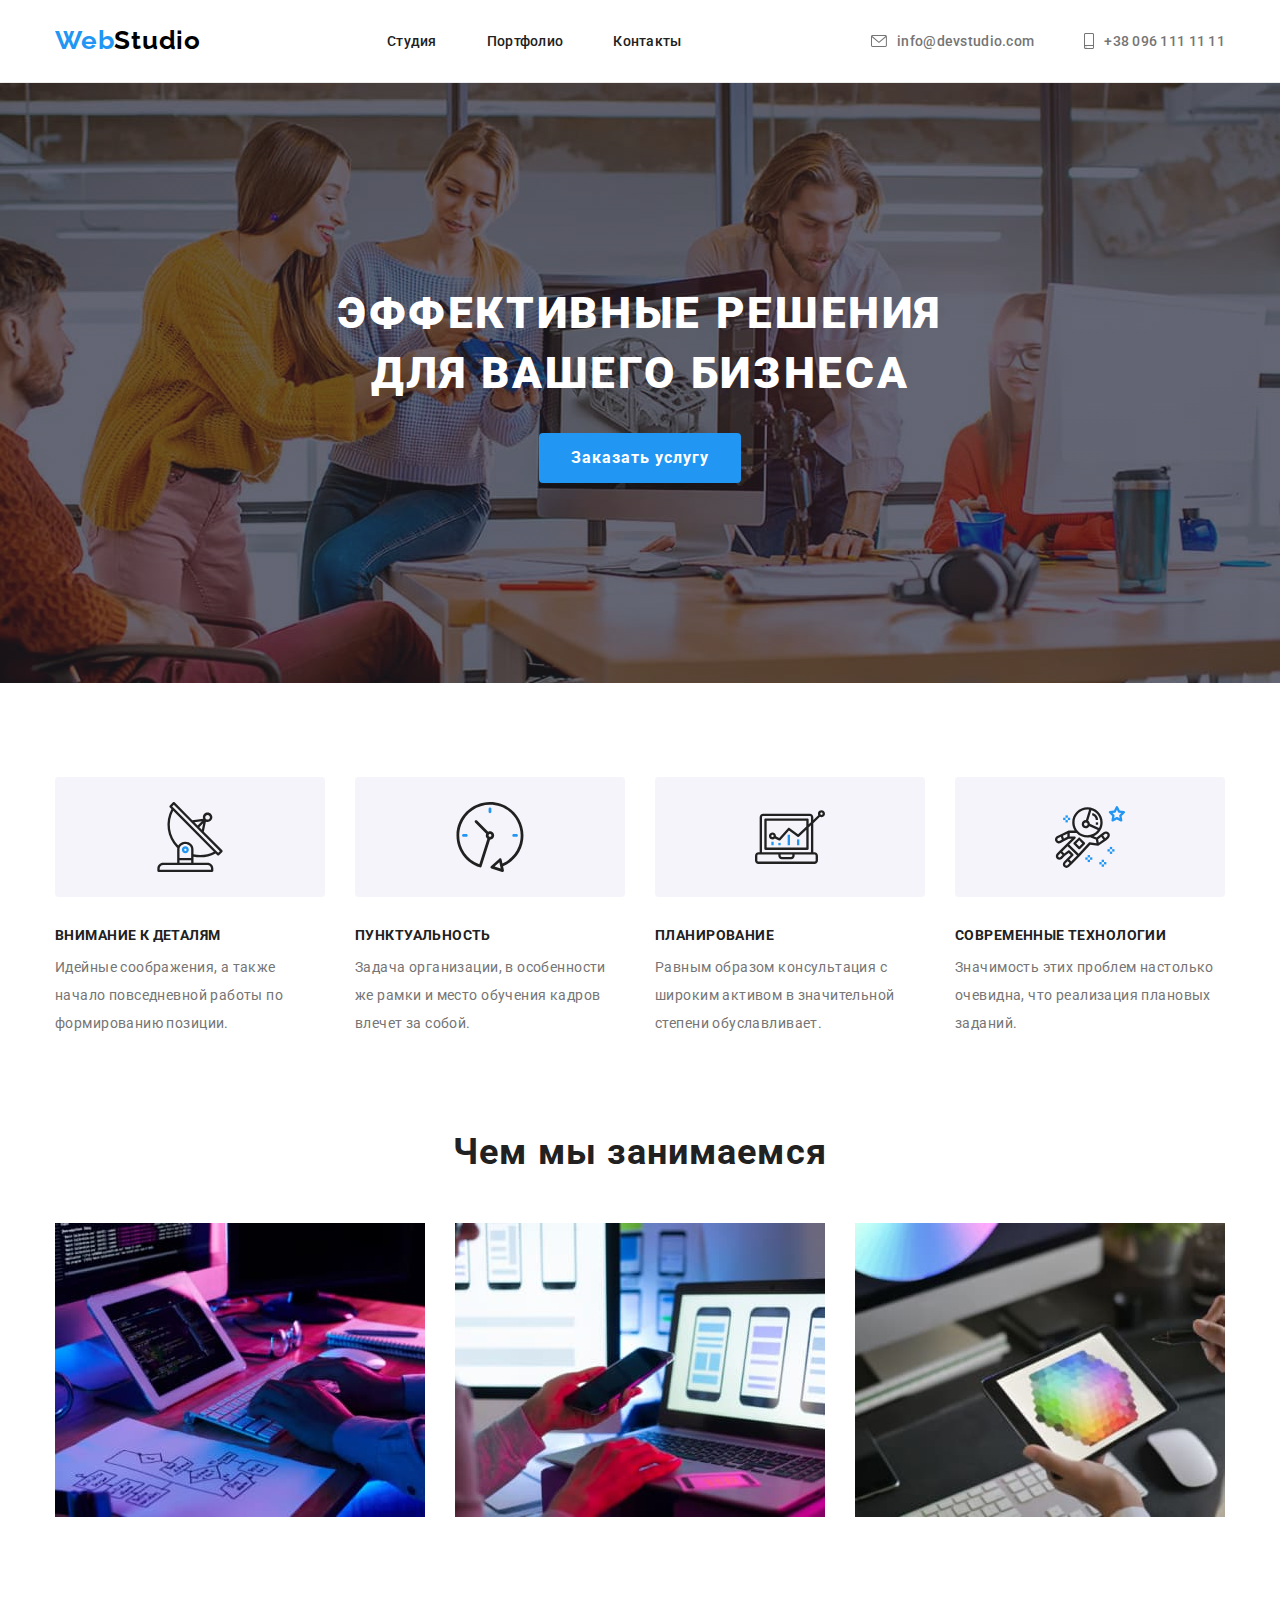
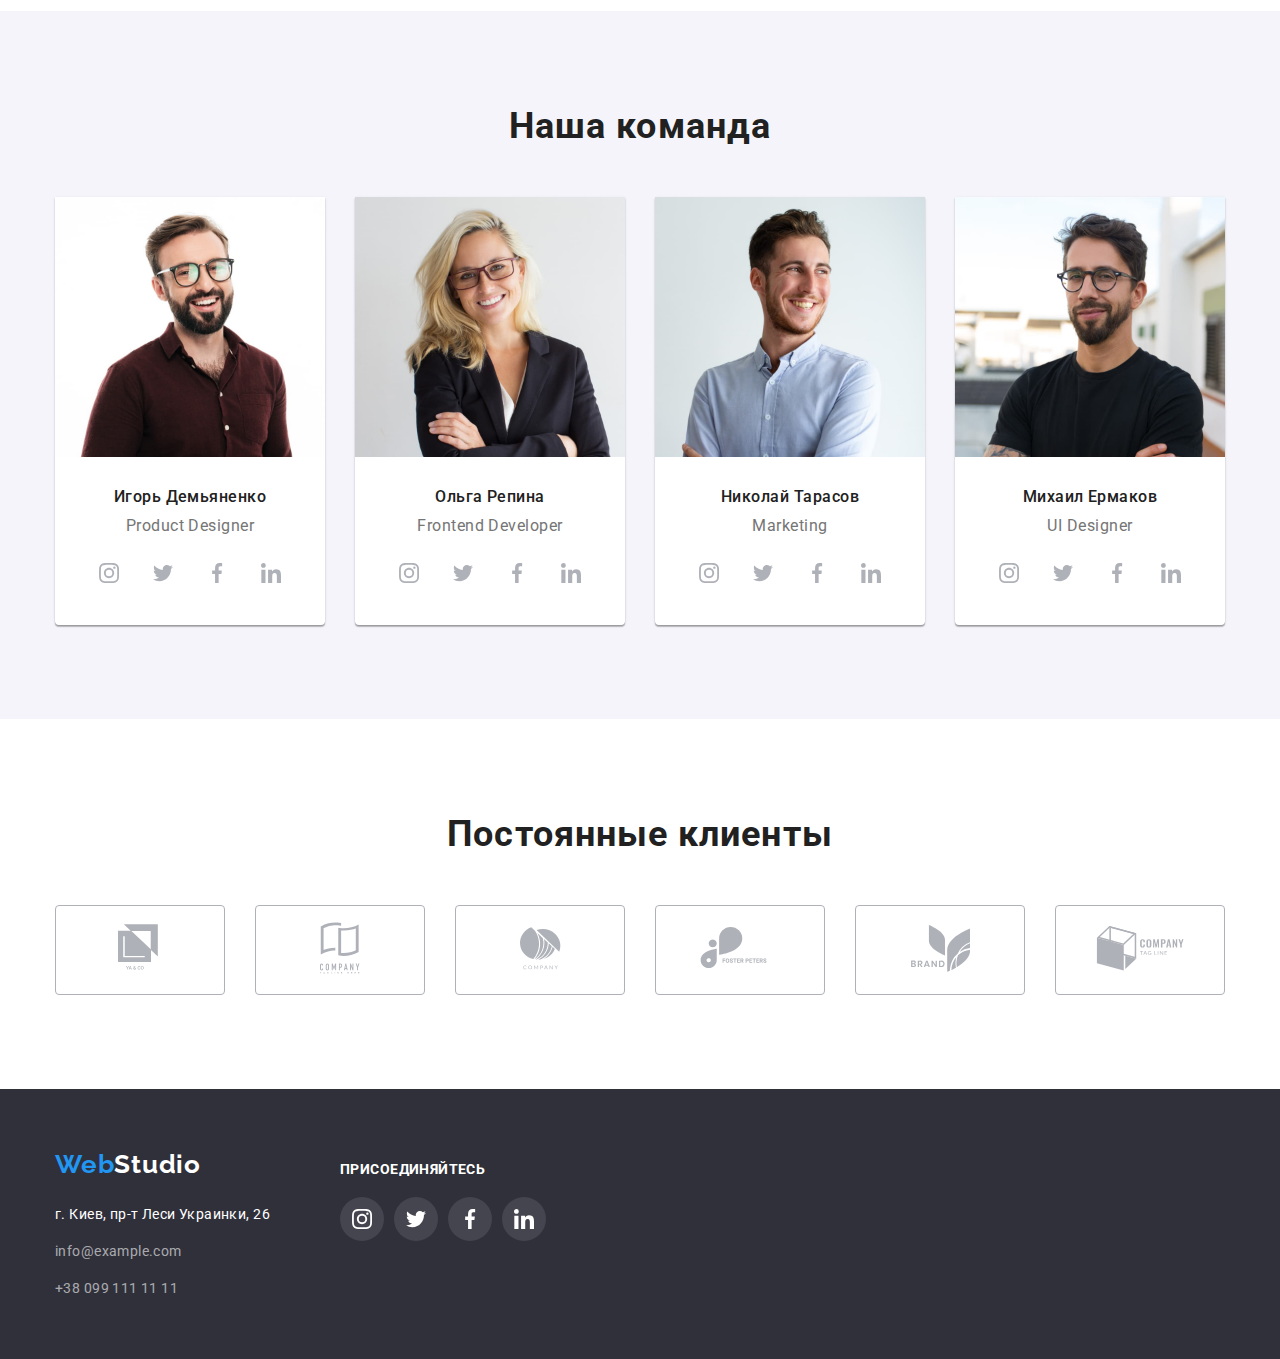
<file: index.html>
<!DOCTYPE html>
<html lang="ru">
  <head>
    <meta charset="UTF-8" />
    <meta name="viewport" content="width=device-width, initial-scale=1.0" />
    <title>ВебСтудия</title>
    <link
      rel="stylesheet"
      href="https://cdnjs.cloudflare.com/ajax/libs/modern-normalize/1.0.0/modern-normalize.css"
    />
    <link
      href="https://fonts.googleapis.com/css2?family=Raleway:wght@400;700&family=Roboto:wght@400;500;700;900&display=swap"
      rel="stylesheet"
    />
    <link rel="stylesheet" href="./css/styles.css" />
  </head>

  <body>
    <!--HEADER-->
    <header class="header">
      <div class="container">
        <nav class="navigation">
          <a
            class="logo-name-header link"
            href="./index.html"
            aria-label="логотип ВебСтудио"
          >
            <span class="logo-name-one">Web</span
            ><span class="logo-name-header">Studio</span>
          </a>
          <ul class="navigation-list list">
            <li class="navigation-list-item">
              <a class="navigation-list-link link" href="">Студия</a>
            </li>
            <li class="navigation-list-item">
              <a class="navigation-list-link link" href="./portfolio.html"
                >Портфолио</a
              >
            </li>
            <li class="navigation-list-item">
              <a class="navigation-list-link link" href="">Контакты</a>
            </li>
          </ul>
        </nav>
        <ul class="navigation-contacts list list">
          <li class="navigation-contacts-item">
            <a
              class="navigation-contacts-link link"
              href="mailto:info@devstudio.com"
            >
              <svg class="navigation-contacts-envelope">
                <use href="./images/sprite.svg#envelope"></use></svg
              >info@devstudio.com</a
            >
          </li>
          <li class="navigation-contacts-item">
            <a class="navigation-contacts-link link" href="tel:+380961111111">
              <svg class="navigation-contacts-smartphone">
                <use href="./images/sprite.svg#smartphone"></use></svg
              >+38 096 111 11 11</a
            >
          </li>
        </ul>
      </div>
    </header>

    <main>
      <!--HERO-->
      <section class="section-hero">
        <div class="container">
          <h1 class="section-hero-title">
            Эффективные решения для вашего бизнеса
          </h1>
          <button class="button">Заказать услугу</button>
        </div>
      </section>

      <!--ADVANTAGES-->
      <section class="section-advantages">
        <div class="container">
          <h2 hidden>Преимущества</h2>
          <ul class="section-advantages-list list">
            <li class="section-advantages-list-item icon-antenna">
              <h3 class="section-advantages-list-item-title">
                Внимание к деталям
              </h3>
              <p class="section-advantages-list-item-description">
                Идейные соображения, а также начало повседневной работы по
                формированию позиции.
              </p>
            </li>
            <li class="section-advantages-list-item icon-clock">
              <h3 class="section-advantages-list-item-title">Пунктуальность</h3>
              <p class="section-advantages-list-item-description">
                Задача организации, в особенности же рамки и место обучения
                кадров влечет за собой.
              </p>
            </li>
            <li class="section-advantages-list-item icon-diagram">
              <h3 class="section-advantages-list-item-title">Планирование</h3>
              <p class="section-advantages-list-item-description">
                Равным образом консультация с широким активом в значительной
                степени обуславливает.
              </p>
            </li>
            <li class="section-advantages-list-item icon-astronaut">
              <h3 class="section-advantages-list-item-title">
                Современные технологии
              </h3>
              <p class="section-advantages-list-item-description">
                Значимость этих проблем настолько очевидна, что реализация
                плановых заданий.
              </p>
            </li>
          </ul>
        </div>
      </section>
      <!--SERVICES-->
      <section class="section-services">
        <div class="container">
          <h2 class="section-services-title">Чем мы занимаемся</h2>
          <ul class="section-services-list list">
            <li class="section-services-list-item">
              <img
                class="section-services-image"
                src="./images/services/service1.jpg"
                alt="человек печатает на клавиатуре с включенным компьютером и планшетом"
                width="370"
                height="294"
              />
            </li>
            <li class="section-services-list-item">
              <img
                class="section-services-image"
                src="./images/services/service2.jpg"
                alt="держа телефон в руке человек работает с лэптопом"
                width="370"
                height="294"
              />
            </li>
            <li class="section-services-list-item">
              <img
                class="section-services-image"
                src="./images/services/service3.jpg"
                alt="человек выбирает цвет на планшете"
                width="370"
                height="294"
              />
            </li>
          </ul>
        </div>
      </section>
      <!--TEAM-->
      <section class="section-team">
        <div class="container">
          <h2 class="section-team-title">Наша команда</h2>
          <ul class="section-team-list list">
            <li class="section-team-list-item">
              <img
                class="section-team-image"
                src="./images/team/teammember1.jpg"
                alt="Игорь Демьяненко"
                width="270"
                height="260"
              />
              <h3 class="section-team-list-item-name">Игорь Демьяненко</h3>
              <p class="section-team-list-item-job" lang="en">
                Product Designer
              </p>
              <ul class="social-link-list list">
                <li class="social-link-item">
                  <a class="social-list-link">
                    <svg class="social-link-svg">
                      <use href="./images/sprite.svg#instagram"></use>
                    </svg>
                  </a>
                </li>
                <li class="social-link-item">
                  <a class="social-list-link">
                    <svg class="social-link-svg">
                      <use href="./images/sprite.svg#twitter"></use>
                    </svg>
                  </a>
                </li>
                <li class="social-link-item">
                  <a class="social-list-link">
                    <svg class="social-link-svg">
                      <use href="./images/sprite.svg#facebook"></use>
                    </svg>
                  </a>
                </li>
                <li class="social-link-item">
                  <a class="social-list-link">
                    <svg class="social-link-svg">
                      <use href="./images/sprite.svg#linkedin"></use>
                    </svg>
                  </a>
                </li>
              </ul>
            </li>

            <li class="section-team-list-item">
              <img
                class="section-team-image"
                src="./images/team/teammember2.jpg"
                alt="Ольга Репина"
                width="270"
                height="260"
              />
              <h3 class="section-team-list-item-name">Ольга Репина</h3>
              <p class="section-team-list-item-job" lang="en">
                Frontend Developer
              </p>
              <ul class="social-link-list list">
                <li class="social-link-item">
                  <a class="social-list-link">
                    <svg class="social-link-svg">
                      <use href="./images/sprite.svg#instagram"></use>
                    </svg>
                  </a>
                </li>
                <li class="social-link-item">
                  <a class="social-list-link">
                    <svg class="social-link-svg">
                      <use href="./images/sprite.svg#twitter"></use>
                    </svg>
                  </a>
                </li>
                <li class="social-link-item">
                  <a class="social-list-link">
                    <svg class="social-link-svg">
                      <use href="./images/sprite.svg#facebook"></use>
                    </svg>
                  </a>
                </li>
                <li class="social-link-item">
                  <a class="social-list-link">
                    <svg class="social-link-svg">
                      <use href="./images/sprite.svg#linkedin"></use>
                    </svg>
                  </a>
                </li>
              </ul>
            </li>
            <li class="section-team-list-item">
              <img
                class="section-team-image"
                src="./images/team/teammember3.jpg"
                alt="Николай Тарасов"
                width="270"
                height="260"
              />
              <h3 class="section-team-list-item-name">Николай Тарасов</h3>
              <p class="section-team-list-item-job" lang="en">Marketing</p>
              <ul class="social-link-list list">
                <li class="social-link-item">
                  <a class="social-list-link">
                    <svg class="social-link-svg">
                      <use href="./images/sprite.svg#instagram"></use>
                    </svg>
                  </a>
                </li>
                <li class="social-link-item">
                  <a class="social-list-link">
                    <svg class="social-link-svg">
                      <use href="./images/sprite.svg#twitter"></use>
                    </svg>
                  </a>
                </li>
                <li class="social-link-item">
                  <a class="social-list-link">
                    <svg class="social-link-svg">
                      <use href="./images/sprite.svg#facebook"></use>
                    </svg>
                  </a>
                </li>
                <li class="social-link-item">
                  <a class="social-list-link">
                    <svg class="social-link-svg">
                      <use href="./images/sprite.svg#linkedin"></use>
                    </svg>
                  </a>
                </li>
              </ul>
            </li>
            <li class="section-team-list-item">
              <img
                class="section-team-image"
                src="./images/team/teammember4.jpg"
                alt="Михаил Ермаков"
                width="270"
                height="260"
              />
              <h3 class="section-team-list-item-name">Михаил Ермаков</h3>
              <p class="section-team-list-item-job" lang="en">UI Designer</p>
              <ul class="social-link-list list">
                <li class="social-link-item">
                  <a class="social-list-link">
                    <svg class="social-link-svg">
                      <use href="./images/sprite.svg#instagram"></use>
                    </svg>
                  </a>
                </li>
                <li class="social-link-item">
                  <a class="social-list-link">
                    <svg class="social-link-svg">
                      <use href="./images/sprite.svg#twitter"></use>
                    </svg>
                  </a>
                </li>
                <li class="social-link-item">
                  <a class="social-list-link">
                    <svg class="social-link-svg">
                      <use href="./images/sprite.svg#facebook"></use>
                    </svg>
                  </a>
                </li>
                <li class="social-link-item">
                  <a class="social-list-link">
                    <svg class="social-link-svg">
                      <use href="./images/sprite.svg#linkedin"></use>
                    </svg>
                  </a>
                </li>
              </ul>
            </li>
          </ul>
        </div>
      </section>

      <!-- OUR CLIENTS -->
      <section class="section-clients">
        <div class="container">
          <h2 class="section-clients-title">Постоянные клиенты</h2>
          <ul class="section-clients-list list">
            <li class="section-clients-list-item">
              <a
                class="section-clients-link"
                aria-label="логотип Компания клиент 1"
              >
                <svg class="clients-svg-icon" width="44px" height="49px">
                  <use href="./images/sprite.svg#logo-1"></use>
                </svg>
              </a>
            </li>
            <li class="section-clients-list-item">
              <a
                class="section-clients-link"
                aria-label="логотип Компания клиент 2"
              >
                <svg class="clients-svg-icon" width="40px" height="52px">
                  <use href="./images/sprite.svg#logo-2"></use>
                </svg>
              </a>
            </li>
            <li class="section-clients-list-item">
              <a
                class="section-clients-link"
                aria-label="логотип Компания клиент 3"
              >
                <svg class="clients-svg-icon" width="41px" height="43px">
                  <use href="./images/sprite.svg#logo-3"></use>
                </svg>
              </a>
            </li>
            <li class="section-clients-list-item">
              <a
                class="section-clients-link"
                aria-label="логотип Компания клиент 4"
              >
                <svg class="clients-svg-icon" width="80px" height="42px">
                  <use href="./images/sprite.svg#logo-4"></use>
                </svg>
              </a>
            </li>
            <li class="section-clients-list-item">
              <a
                class="section-clients-link"
                aria-label="логотип Компания клиент 5"
              >
                <svg class="clients-svg-icon" width="59px" height="47px">
                  <use href="./images/sprite.svg#logo-5"></use>
                </svg>
              </a>
            </li>
            <li class="section-clients-list-item">
              <a
                class="section-clients-link"
                aria-label="логотип Компания клиент 6"
              >
                <svg class="clients-svg-icon" width="89px" height="45px">
                  <use href="./images/sprite.svg#logo-6"></use>
                </svg>
              </a>
            </li>
          </ul>
        </div>
      </section>
    </main>

    <!--FOOTER-->
    <footer class="footer">
      <div class="container">
        <address class="contacts-info">
          <a
            class="logo-name-footer link"
            href="./index.html"
            aria-label="логотип ВебСтудио"
          >
            <span class="logo-name-one">Web</span
            ><span class="logo-name-footer">Studio</span>
          </a>
          <ul class="contacts-info-list list">
            <li class="contacts-info-list-item">
              <a
                class="contacts-info-address link"
                href="https://goo.gl/maps/yo7cSRqKDHGTrSE36"
                >г. Киев, пр-т Леси Украинки, 26</a
              >
            </li>
            <li class="contacts-info-list-item">
              <a class="contacts-info-email link" href="mailto:info@example.com"
                >info@example.com</a
              >
            </li>
            <li class="contacts-info-list-item">
              <a class="contacts-info-tel link" href="tel:+380991111111"
                >+38 099 111 11 11</a
              >
            </li>
          </ul>
        </address>

        <div class="join-us">
          <h2 class="join-us-title">присоединяйтесь</h2>
          <ul class="join-us-list list">
            <li class="join-us-list-item">
              <a class="join-us-list-link">
                <svg class="join-us-social-svg">
                  <use href="./images/sprite.svg#instagram"></use>
                </svg>
              </a>
            </li>
            <li class="join-us-list-item">
              <a class="join-us-list-link">
                <svg class="join-us-social-svg">
                  <use href="./images/sprite.svg#twitter"></use>
                </svg>
              </a>
            </li>
            <li class="join-us-list-item">
              <a class="join-us-list-link">
                <svg class="join-us-social-svg">
                  <use href="./images/sprite.svg#facebook"></use>
                </svg>
              </a>
            </li>
            <li class="join-us-list-item">
              <a class="join-us-list-link">
                <svg class="join-us-social-svg">
                  <use href="./images/sprite.svg#linkedin"></use>
                </svg>
              </a>
            </li>
          </ul>
        </div>
      </div>
    </footer>
  </body>
</html>
</file>
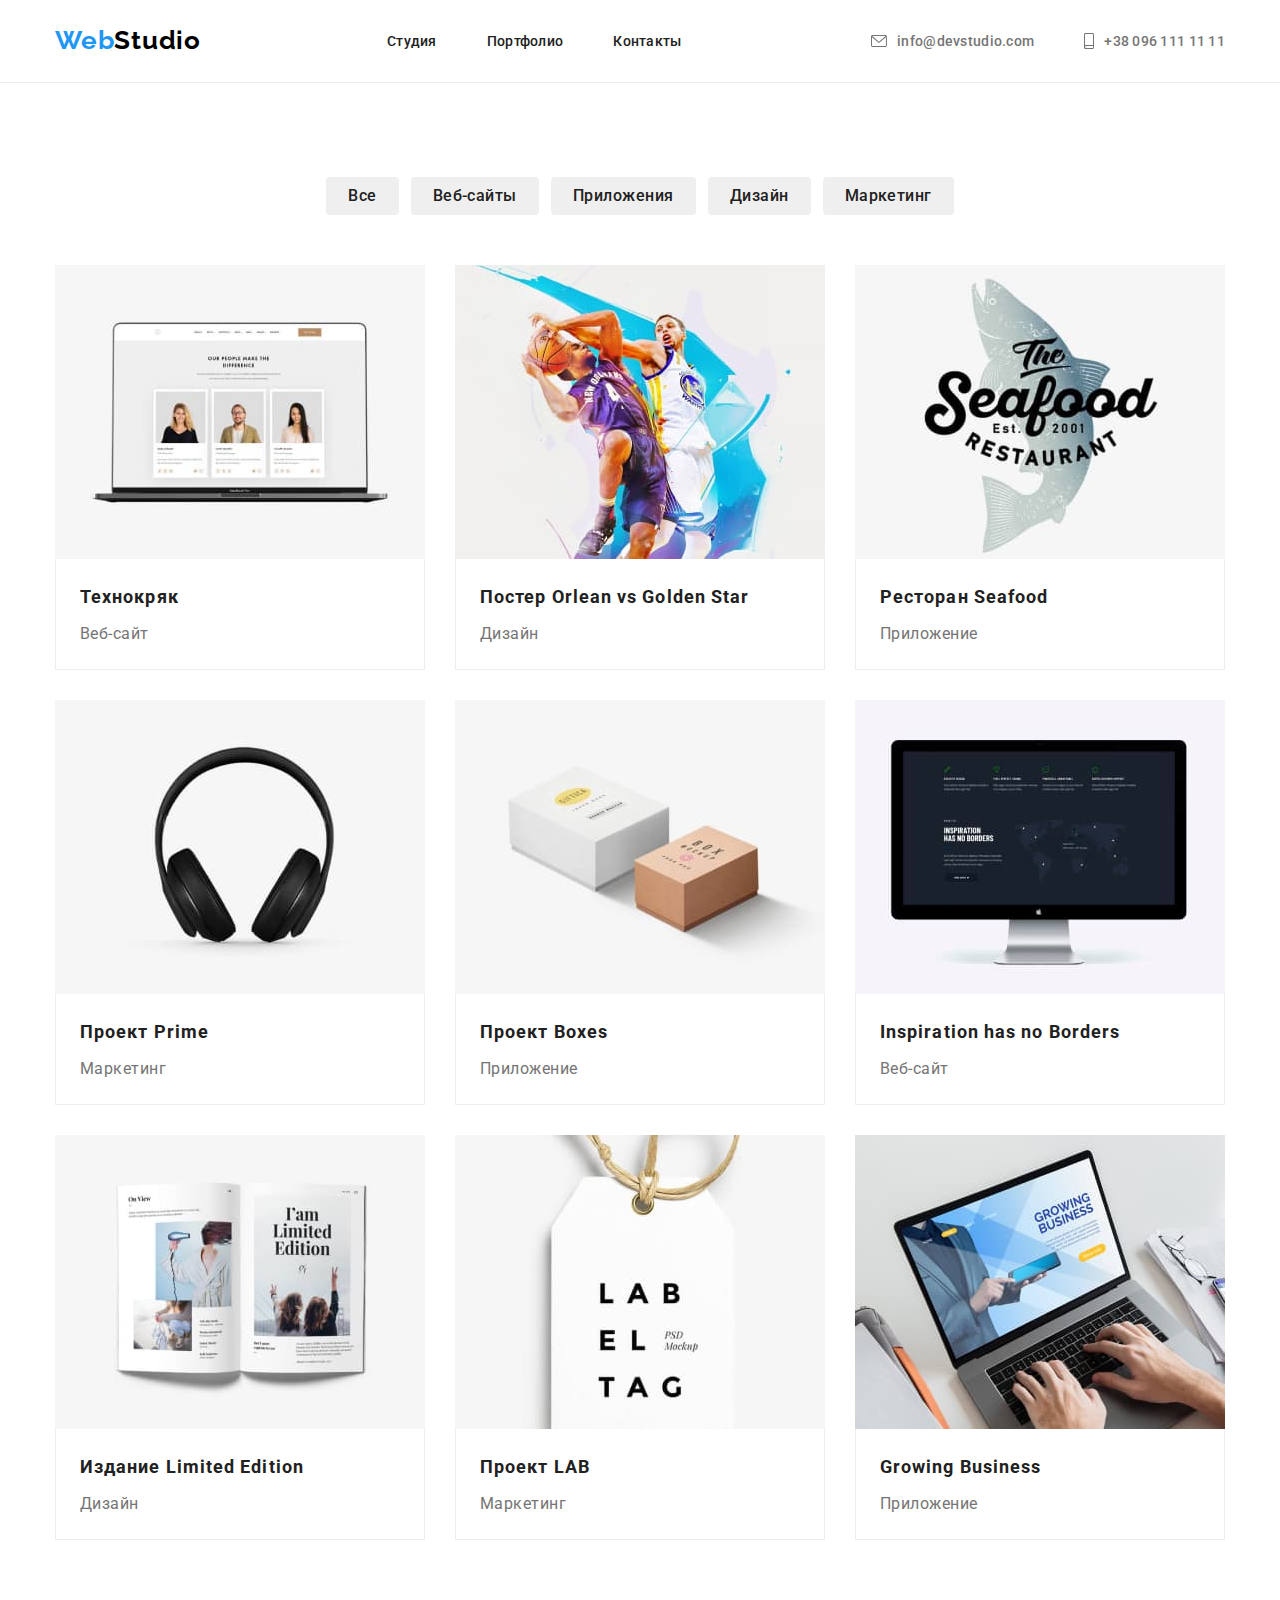
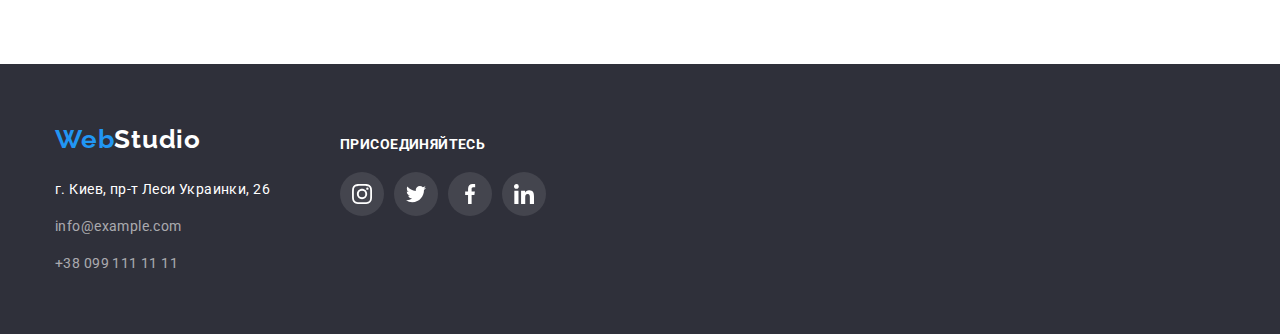
<file: portfolio.html>
<!DOCTYPE html>
<html lang="ru">
  <head>
    <meta charset="UTF-8" />
    <meta name="viewport" content="width=device-width, initial-scale=1.0" />
    <title>Портфолио</title>
    <link
      rel="stylesheet"
      href="https://cdnjs.cloudflare.com/ajax/libs/modern-normalize/1.0.0/modern-normalize.css"
    />
    <link
      href="https://fonts.googleapis.com/css2?family=Raleway:wght@400;700&family=Roboto:wght@400;500;700;900&display=swap"
      rel="stylesheet"
    />
    <link rel="stylesheet" href="./css/styles.css" />
  </head>
  <body>
    <!--HEADER-->
    <header class="header">
      <div class="container">
        <nav class="navigation">
          <a
            class="logo-name-header link"
            href="./index.html"
            aria-label="логотип ВебСтудио"
          >
            <span class="logo-name-one">Web</span
            ><span class="logo-name-header">Studio</span>
          </a>
          <ul class="navigation-list list">
            <li class="navigation-list-item">
              <a class="navigation-list-link link" href="./index.html"
                >Студия</a
              >
            </li>
            <li class="navigation-list-item">
              <a class="navigation-list-link link" href="">Портфолио</a>
            </li>
            <li class="navigation-list-item">
              <a class="navigation-list-link link" href="">Контакты</a>
            </li>
          </ul>
        </nav>
        <ul class="navigation-contacts list list">
          <li class="navigation-contacts-item">
            <a
              class="navigation-contacts-link link"
              href="mailto:info@devstudio.com"
            >
              <svg class="navigation-contacts-envelope">
                <use href="./images/sprite.svg#envelope"></use></svg
              >info@devstudio.com</a
            >
          </li>
          <li class="navigation-contacts-item">
            <a class="navigation-contacts-link link" href="tel:+380961111111">
              <svg class="navigation-contacts-smartphone">
                <use href="./images/sprite.svg#smartphone"></use></svg
              >+38 096 111 11 11</a
            >
          </li>
        </ul>
      </div>
    </header>

    <main>
      <!--PORTFOLIO FILTER-->
      <section class="portfolio-filter">
        <div class="container">
          <h1 hidden>Наши работы</h1>
          <ul class="portfolio-filter-list list">
            <li class="portfolio-filter-list-item">
              <button class="button1" type="button">Все</button>
            </li>
            <li class="portfolio-filter-list-item">
              <button class="button1" type="button">Веб-сайты</button>
            </li>
            <li class="portfolio-filter-list-item">
              <button class="button1" type="button">Приложения</button>
            </li>
            <li class="portfolio-filter-list-item">
              <button class="button1" type="button">Дизайн</button>
            </li>
            <li class="portfolio-filter-list-item">
              <button class="button1" type="button">Маркетинг</button>
            </li>
          </ul>

          <ul class="projects-list list">
            <li class="projects-list-item">
              <img
                src="./images/portfolio/Технокряк.jpg"
                alt="фото трех человек"
                width="370"
                height="294"
              />
              <div class="card-content">
                <h2 class="project-name">Технокряк</h2>
                <p class="project-type">Веб-сайт</p>
              </div>
            </li>
            <li class="projects-list-item">
              <img
                src="./images/portfolio/ПостерNewOrleanvsGoldenStar.jpg"
                alt="двое баскетболистов"
                width="370"
                height="294"
              />
              <div class="card-content">
                <h2 class="project-name">
                  Постер <span lang="en">Orlean vs Golden Star</span>
                </h2>
                <p class="project-type">Дизайн</p>
              </div>
            </li>
            <li class="projects-list-item">
              <img
                src="./images/portfolio/РесторанSeafood.jpg"
                alt="надпись названия ресторана Seafood на фоне рыбы"
                width="370"
                height="294"
              />
              <div class="card-content">
                <h2 class="project-name">
                  Ресторан <span lang="en">Seafood</span>
                </h2>
                <p class="project-type">Приложение</p>
              </div>
            </li>
            <li class="projects-list-item">
              <img
                src="./images/portfolio/ПроектPrime.jpg"
                alt="черные наушники"
                width="370"
                height="294"
              />
              <div class="card-content">
                <h2 class="project-name">
                  Проект <span lang="en">Prime</span>
                </h2>
                <p class="project-type">Маркетинг</p>
              </div>
            </li>
            <li class="projects-list-item">
              <img
                src="./images/portfolio/ПроектBoxes.jpg"
                alt="две коробки разного размера и цвета"
                width="370"
                height="294"
              />
              <div class="card-content">
                <h2 class="project-name">
                  Проект <span lang="en">Boxes</span>
                </h2>
                <p class="project-type">Приложение</p>
              </div>
            </li>
            <li class="projects-list-item">
              <img
                src="./images/portfolio/InspirationhasnoBorders.jpg"
                alt="черный экран компьютерного монитора"
                width="370"
                height="294"
              />
              <div class="card-content">
                <h2 class="project-name" lang="en">
                  Inspiration has no Borders
                </h2>
                <p class="project-type">Веб-сайт</p>
              </div>
            </li>
            <li class="projects-list-item">
              <img
                src="./images/portfolio/ИзданиеLimitedEdition.jpg"
                alt="открытый журнал с фото и надписями"
                width="370"
                height="294"
              />
              <div class="card-content">
                <h2 class="project-name">
                  Издание <span lang="en">Limited Edition</span>
                </h2>
                <p class="project-type">Дизайн</p>
              </div>
            </li>
            <li class="projects-list-item">
              <img
                src="./images/portfolio/ПроектLAB.jpg"
                alt="бирка с надписью LABELTAG"
                width="370"
                height="294"
              />
              <div class="card-content">
                <h2 class="project-name">Проект <span lang="en">LAB</span></h2>
                <p class="project-type">Маркетинг</p>
              </div>
            </li>
            <li class="projects-list-item">
              <img
                src="./images/portfolio/GrowingBusiness.jpg"
                alt="человек работает по лэптопом на странице Growing Business"
                width="370"
                height="294"
              />
              <div class="card-content">
                <h2 class="project-name" lang="en">Growing Business</h2>
                <p class="project-type">Приложение</p>
              </div>
            </li>
          </ul>
        </div>
      </section>
    </main>

    <!--FOOTER-->
    <footer class="footer">
      <div class="container">
        <address class="contacts-info">
          <a
            class="logo-name-footer link"
            href="./index.html"
            aria-label="логотип ВебСтудио"
          >
            <span class="logo-name-one">Web</span
            ><span class="logo-name-footer">Studio</span>
          </a>
          <ul class="contacts-info-list list">
            <li class="contacts-info-list-item">
              <a
                class="contacts-info-address link"
                href="https://goo.gl/maps/yo7cSRqKDHGTrSE36"
                >г. Киев, пр-т Леси Украинки, 26</a
              >
            </li>
            <li class="contacts-info-list-item">
              <a class="contacts-info-email link" href="mailto:info@example.com"
                >info@example.com</a
              >
            </li>
            <li class="contacts-info-list-item">
              <a class="contacts-info-tel link" href="tel:+380991111111"
                >+38 099 111 11 11</a
              >
            </li>
          </ul>
        </address>

        <div class="join-us">
          <h2 class="join-us-title">присоединяйтесь</h2>
          <ul class="join-us-list list">
            <li class="join-us-list-item">
              <a class="join-us-list-link">
                <svg class="join-us-social-svg">
                  <use href="./images/sprite.svg#instagram"></use>
                </svg>
              </a>
            </li>
            <li class="join-us-list-item">
              <a class="join-us-list-link">
                <svg class="join-us-social-svg">
                  <use href="./images/sprite.svg#twitter"></use>
                </svg>
              </a>
            </li>
            <li class="join-us-list-item">
              <a class="join-us-list-link">
                <svg class="join-us-social-svg">
                  <use href="./images/sprite.svg#facebook"></use>
                </svg>
              </a>
            </li>
            <li class="join-us-list-item">
              <a class="join-us-list-link">
                <svg class="join-us-social-svg">
                  <use href="./images/sprite.svg#linkedin"></use>
                </svg>
              </a>
            </li>
          </ul>
        </div>
      </div>
    </footer>
  </body>
</html>
</file>
<file: css/styles.css>
:root {
  --main-font: "Roboto", sans-serif;
  --secondary-font: "Raleway", sans-serif;
  --title-color: #212121;
  --accent-color: #2196f3;
}

*,
*::before,
*::after {
  margin: 0;
  padding: 0;
}

body {
  font-family: var(--main-font);
  font-style: normal;
}
/* all ordered marks away */

.list {
  list-style: none;
}

/* all underlined marks away */

.link {
  text-decoration: none;
}

img {
  display: block;
}

.container {
  width: 1200px;
  padding: 0 15px;
  margin: 0 auto;
}

.header .container {
  display: flex;
  align-items: center;
}

.header {
  border-bottom: 1px solid #ececec;
}

.navigation {
  display: flex;
  align-items: center;
}

.navigation-list,
.navigation-contacts {
  display: flex;
}

/* HEADER */

.logo-name:hover {
  cursor: pointer;
}

.logo-name-header {
  font-family: var(--secondary-font);
  font-style: normal;
  font-weight: 700;
  font-size: 26px;
  line-height: 1.192;
  letter-spacing: 0.03em;
  margin-right: 93px;
  padding: 24px 0 25px 0;
}

.logo-name-footer {
  font-family: var(--secondary-font);
  font-style: normal;
  font-weight: 700;
  font-size: 26px;
  line-height: 1.192;
  letter-spacing: 0.03em;
  /* margin-bottom: 20px; */
  /* padding-top: 60px; */
}

/* .logo-name {
  font-family: var(--secondary-font);
  font-style: normal;
  font-weight: 700;
  font-size: 26px;
  line-height: 1.192;
  letter-spacing: 0.03em;
  margin-right: 93px;
  padding: 24px 0 25px 0;
} */

.logo-name-one {
  color: #2196f3;
}
.logo-name-header {
  color: #000000;
}

.logo-name-footer {
  color: #fff;
}

.navigation-list-item,
.navigation-contacts-item {
  padding-top: 32px;
  padding-bottom: 32px;
}

.navigation-list-item:not(:last-child),
.navigation-contacts-item:not(:last-child) {
  margin-right: 50px;
}

.navigation-contacts {
  margin-left: auto;
}

/* HEADER NAVIGATION LEFT SIDE */
.navigation-list-link {
  font-weight: 500;
  font-size: 14px;
  line-height: 1.143;
  letter-spacing: 0.02em;
  color: #212121;
  cursor: pointer;
}
/* HEADER NAVIGATION RIGHT SIDE */

.navigation-contacts {
  display: flex;
}

.navigation-contacts-link {
  display: flex;
  justify-content: center;
  align-items: center;
  font-weight: 500;
  font-size: 14px;
  line-height: 1.143;
  letter-spacing: 0.02em;
  color: #757575;
}
/* accent color */
.navigation-list-link:hover,
.navigation-list-link:focus {
  color: var(--accent-color);
}

.navigation-contacts-link:hover,
.navigation-contacts-link:focus {
  color: var(--accent-color);
}

.navigation-contacts-envelope {
  display: inline-block;
  margin-right: 10px;
  width: 16px;
  height: 12px;
  fill: #757575;
}

.navigation-contacts-smartphone {
  margin-right: 10px;
  width: 10px;
  height: 16px;
  fill: #757575;
}

.navigation-contacts-link:hover .navigation-contacts-envelope {
  fill: var(--accent-color);
}

.navigation-contacts-link:hover .navigation-contacts-smartphone {
  fill: var(--accent-color);
}

/* MAIN-SECTION-HERO */

.section-hero {
  padding-bottom: 200px;
  padding-top: 200px;
  background-size: cover;
  background-repeat: no-repeat;
  background-position: center;
  background-image: linear-gradient(
      rgba(47, 48, 58, 0.4),
      rgba(47, 48, 58, 0.4)
    ),
    url("../images/background/background-photo.jpg");
}

.section-hero-title {
  font-weight: 900;
  font-size: 44px;
  line-height: 1.364;
  text-align: center;
  letter-spacing: 0.06em;
  text-transform: uppercase;
  padding-left: 252px;
  padding-right: 252px;
  margin-bottom: 30px;
  color: #ffffff;
}
.button {
  background: #2196f3;
  font-weight: 700;
  font-size: 16px;
  line-height: 1.875;
  display: flex;
  align-items: center;
  text-align: center;
  letter-spacing: 0.06em;
  color: #ffffff;
  margin: 0 auto;
  border-radius: 4px;
  padding: 10px 32px;
  border: none;
}
/* ADVANTAGES */

.section-advantages-list {
  display: flex;
  padding-top: 94px;
  padding-bottom: 94px;
}

.section-advantages-list-item:not(:last-child) {
  margin-right: 30px;
}

.section-advantages-list-item::before {
  content: "";
  display: block;
  height: 120px;
  width: 270px;
  background-color: #f5f4fa;
  margin-bottom: 30px;
  border-radius: 4px;
  /* outline: 1px solid black; */
  background-repeat: no-repeat;
  background-position: center;
}

.icon-antenna::before {
  background-image: url("../images/icons_advantages/antenna\ 1.svg");
}

.icon-clock::before {
  background-image: url("../images/icons_advantages/clock\ 1.svg");
}

.icon-diagram::before {
  background-image: url("../images/icons_advantages/diagram\ 1.svg");
}

.icon-astronaut::before {
  background-image: url("../images/icons_advantages/astronaut\ 1.svg");
}

.list .section-advantages-list-item-title {
  margin-bottom: 10px;
}

.section-advantages-list-item-title {
  font-weight: 700;
  font-size: 14px;
  line-height: 1.143;
  letter-spacing: 0.03em;
  text-transform: uppercase;
  color: var(--title-color);
}
.section-advantages-list-item-description {
  font-weight: 400;
  font-size: 14px;
  line-height: 2;
  letter-spacing: 0.03em;
  color: #757575;
  width: 270px;
}

/* SERVICES + TEAM TITLES */

.section-services-list {
  display: flex;
}

.section-services-title {
  margin-bottom: 50px;
}

.section-services-list-item:not(:nth-child(3n)) {
  margin-right: 30px;
}
.section-services {
  padding-bottom: 94px;
}

.section-team {
  padding-top: 94px;
  padding-bottom: 94px;
  background: #f5f4fa;
}

.section-team-title {
  margin-bottom: 50px;
}

.section-team-list {
  display: flex;
}

.section-team-list-item:not(:nth-child(4n)) {
  margin-right: 30px;
}

.section-team-list-item-name {
  margin-top: 30px;
  margin-bottom: 10px;
}

.section-team-list-item {
  padding-bottom: 30px;
  background: #ffffff;
  border-radius: 0px 0px 4px 4px;
  box-shadow: 0px 1px 3px rgba(0, 0, 0, 0.12), 0px 1px 1px rgba(0, 0, 0, 0.14),
    0px 2px 1px rgba(0, 0, 0, 0.2);
}

.section-services-title,
.section-team-title {
  font-weight: 700;
  font-size: 36px;
  line-height: 1.167;
  text-align: center;
  letter-spacing: 0.03em;
  color: var(--title-color);
}
.section-team-list-item-name {
  font-weight: 500;
  font-size: 16px;
  line-height: 1.188;
  text-align: center;
  letter-spacing: 0.03em;
  color: var(--title-color);
}
.section-team-list-item-job {
  font-weight: 400;
  font-size: 16px;
  line-height: 1.188;
  text-align: center;
  letter-spacing: 0.03em;
  color: #757575;
  margin-bottom: 16px;
}

/* OUR CLIENTS */

.section-clients {
  padding-top: 94px;
  padding-bottom: 94px;
}

.section-clients-title {
  font-weight: 700;
  font-size: 36px;
  line-height: 1.167;
  text-align: center;
  letter-spacing: 0.03em;
  color: var(--title-color);
  margin-bottom: 50px;
}

.section-clients-list {
  display: flex;
  justify-content: space-between;
}

.section-clients-list-item {
  width: 170px;
  height: 90px;
  display: flex;
  justify-content: center;
  align-items: center;
  border: 1px solid #afb1b8;
  border-radius: 4px;
  cursor: pointer;
}

.section-clients-list-item:hover,
.section-clients-list-item:focus {
  border-color: var(--accent-color);
}

.clients-svg-icon {
  fill: #afb1b8;
}

.clients-svg-icon:hover,
.clients-svg-icon:focus {
  fill: var(--accent-color);
}

/* FOOTER */

.footer .container {
  display: flex;
}

.footer {
  padding-top: 60px;
  padding-bottom: 57px;
  background: #2f303a;
}

.footer .logo-name {
  margin-bottom: 20px;
}

.contacts-info-list {
  margin-top: 20px;
}

.contacts-info-list-item:not(:last-child) {
  margin-bottom: 9px;
}

/* .logo-name {
  font-family: var(--secondary-font);
  font-style: normal;
  font-weight: 700;
  font-size: 26px;
  line-height: 1.192;
  letter-spacing: 0.03em;
} */

.logo-name-one {
  font-family: var(--secondary-font);
  font-style: normal;
  font-weight: 700;
  font-size: 26px;
  line-height: 1.192;
  letter-spacing: 0.03em;
  color: #2196f3;
}
.logo-name-header {
  font-family: var(--secondary-font);
  font-style: normal;
  font-weight: 700;
  font-size: 26px;
  line-height: 1.192;
  letter-spacing: 0.03em;
  color: #000000;
}

.contacts-info-address,
.contacts-info-email,
.contacts-info-tel {
  font-style: normal;
  font-weight: 400;
  font-size: 14px;
  line-height: 2;
  letter-spacing: 0.03em;
  color: #ffffff;
}

/* JOIN_US */

.join-us {
  margin-left: 70px;
  padding-top: 12px;
}

.join-us-list {
  display: flex;
  justify-content: space-between;
}

.join-us-list-link {
  display: flex;
  justify-content: center;
  align-items: center;
  width: 44px;
  height: 44px;
  background-color: rgba(255, 255, 255, 0.1);
  border-radius: 50%;
}

.join-us-list-item:not(:last-child) {
  margin-right: 10px;
}

.join-us-list-link:hover {
  background: var(--accent-color);
}

.join-us-title {
  text-transform: uppercase;
  font-family: var(--main-font);
  font-size: 14px;
  font-weight: 700;
  line-height: 1.143;
  letter-spacing: 0.03em;
  text-align: left;
  margin-bottom: 20px;
  color: #ffffff;
}

.join-us-social-svg {
  width: 20px;
  height: 20px;
  fill: #ffffff;
}

.contacts-info-email,
.contacts-info-tel {
  color: rgba(255, 255, 255, 0.6);
}

/* PORTFOLIO */

.portfolio-filter {
  padding-top: 94px;
  padding-bottom: 94px;
}

.button1 {
  font-weight: 500;
  font-size: 16px;
  line-height: 1.625;
  text-align: center;
  letter-spacing: 0.03em;
  color: #212121;
}
.button1 {
  padding: 6px 22px;
  border: none;
  border-radius: 4px;
}

.projects-list {
  display: flex;
  flex-wrap: wrap;
}

.projects-list-item:not(:nth-child(3n)) {
  margin-right: 30px;
}

.portfolio-filter-list {
  text-align: center;
}

.projects-list-item {
  margin-bottom: 30px;
}

.projects-list-item:hover {
  box-shadow: 0px 1px 1px rgba(0, 0, 0, 0.12), 0px 4px 4px rgba(0, 0, 0, 0.06),
    1px 4px 6px rgba(0, 0, 0, 0.16);
}

.portfolio-filter-list-item {
  display: inline-block;
  text-align: center;
  margin: 0 auto;
}

.portfolio-filter-list {
  margin-bottom: 50px;
}
.portfolio-filter-list-item:not(:last-child) {
  margin-right: 8px;
}

.button1:hover,
.button1:focus {
  color: #ffffff;
  background-color: var(--accent-color);
  box-shadow: 0px 3px 1px rgba(0, 0, 0, 0.1), 0px 1px 2px rgba(0, 0, 0, 0.08),
    0px 2px 2px rgba(0, 0, 0, 0.12);
}

.project-name {
  font-weight: 700;
  font-size: 18px;
  line-height: 2;
  letter-spacing: 0.06em;
  color: var(--title-color);
}
.project-type {
  font-weight: 400;
  font-size: 16px;
  line-height: 1.875;
  letter-spacing: 0.03em;
  color: #757575;
}

.card-content {
  padding: 20px 24px;
  border-right: 1px solid #eeeeee;
  border-bottom: 1px solid #eeeeee;
  border-left: 1px solid #eeeeee;
}
.project-name {
  margin-bottom: 4px;
}

/* SOCIAL LINKS */

.social-link-list {
  display: flex;
  justify-content: center;
}

.social-list-link {
  display: flex;
  align-items: center;
  justify-content: center;
  width: 44px;
  height: 44px;
  background: none;
  border-radius: 50%;
  cursor: pointer;
}

.social-link-item:not(:last-child) {
  margin-right: 10px;
}

.social-list-link:hover {
  background-color: var(--accent-color);
}

.social-list-link:hover .social-link-svg {
  fill: #fff;
}

.social-link-svg {
  width: 20px;
  height: 20px;
  fill: #afb1b8;
}
</file>
